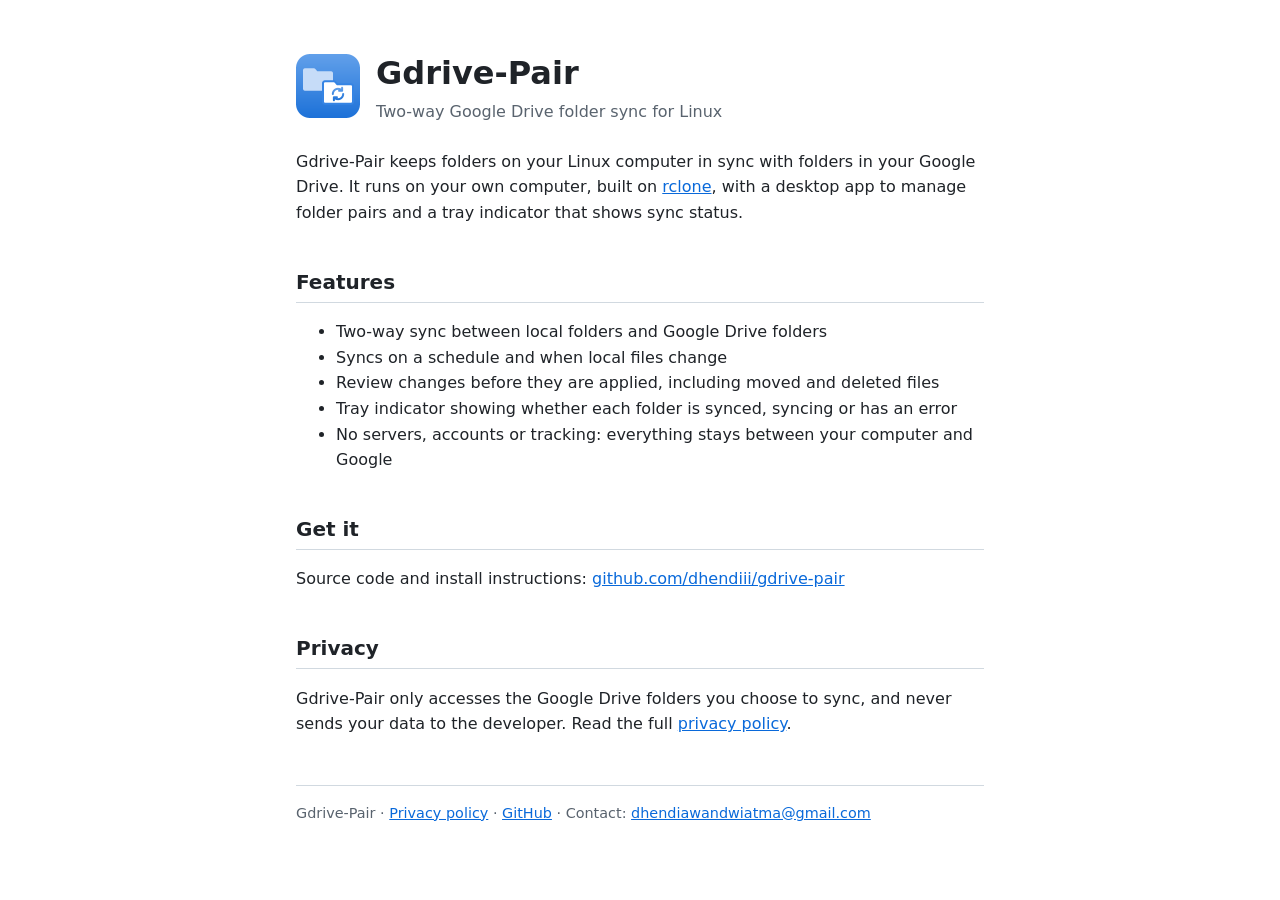
<file: index.html>
<!doctype html>
<html lang="en">
<head>
<meta charset="utf-8">
<meta name="viewport" content="width=device-width, initial-scale=1">
<title>Gdrive-Pair</title>
<meta name="google-site-verification" content="FDgcnGWm4m2pG__k3BwyyPXQf13xALJZnEb222j_eTI">
<meta name="description" content="Gdrive-Pair: two-way Google Drive folder sync for Linux, built on rclone.">
<link rel="icon" href="icon.png">
<link rel="stylesheet" href="style.css">
</head>
<body>
<main>
<header>
  <img src="icon.png" alt="">
  <div>
    <h1>Gdrive-Pair</h1>
    <div class="muted">Two-way Google Drive folder sync for Linux</div>
  </div>
</header>

<p>Gdrive-Pair keeps folders on your Linux computer in sync with folders in your
Google Drive. It runs on your own computer, built on
<a href="https://rclone.org">rclone</a>, with a desktop app to manage folder
pairs and a tray indicator that shows sync status.</p>

<h2>Features</h2>
<ul>
  <li>Two-way sync between local folders and Google Drive folders</li>
  <li>Syncs on a schedule and when local files change</li>
  <li>Review changes before they are applied, including moved and deleted files</li>
  <li>Tray indicator showing whether each folder is synced, syncing or has an error</li>
  <li>No servers, accounts or tracking: everything stays between your computer and Google</li>
</ul>

<h2>Get it</h2>
<p>Source code and install instructions:
<a href="https://github.com/dhendiii/gdrive-pair">github.com/dhendiii/gdrive-pair</a></p>

<h2>Privacy</h2>
<p>Gdrive-Pair only accesses the Google Drive folders you choose to sync, and never
sends your data to the developer. Read the full
<a href="privacy.html">privacy policy</a>.</p>

<footer>
  Gdrive-Pair · <a href="privacy.html">Privacy policy</a> ·
  <a href="https://github.com/dhendiii/gdrive-pair">GitHub</a> ·
  Contact: <a href="mailto:dhendiawandwiatma@gmail.com">dhendiawandwiatma@gmail.com</a>
</footer>
</main>
</body>
</html>
</file>
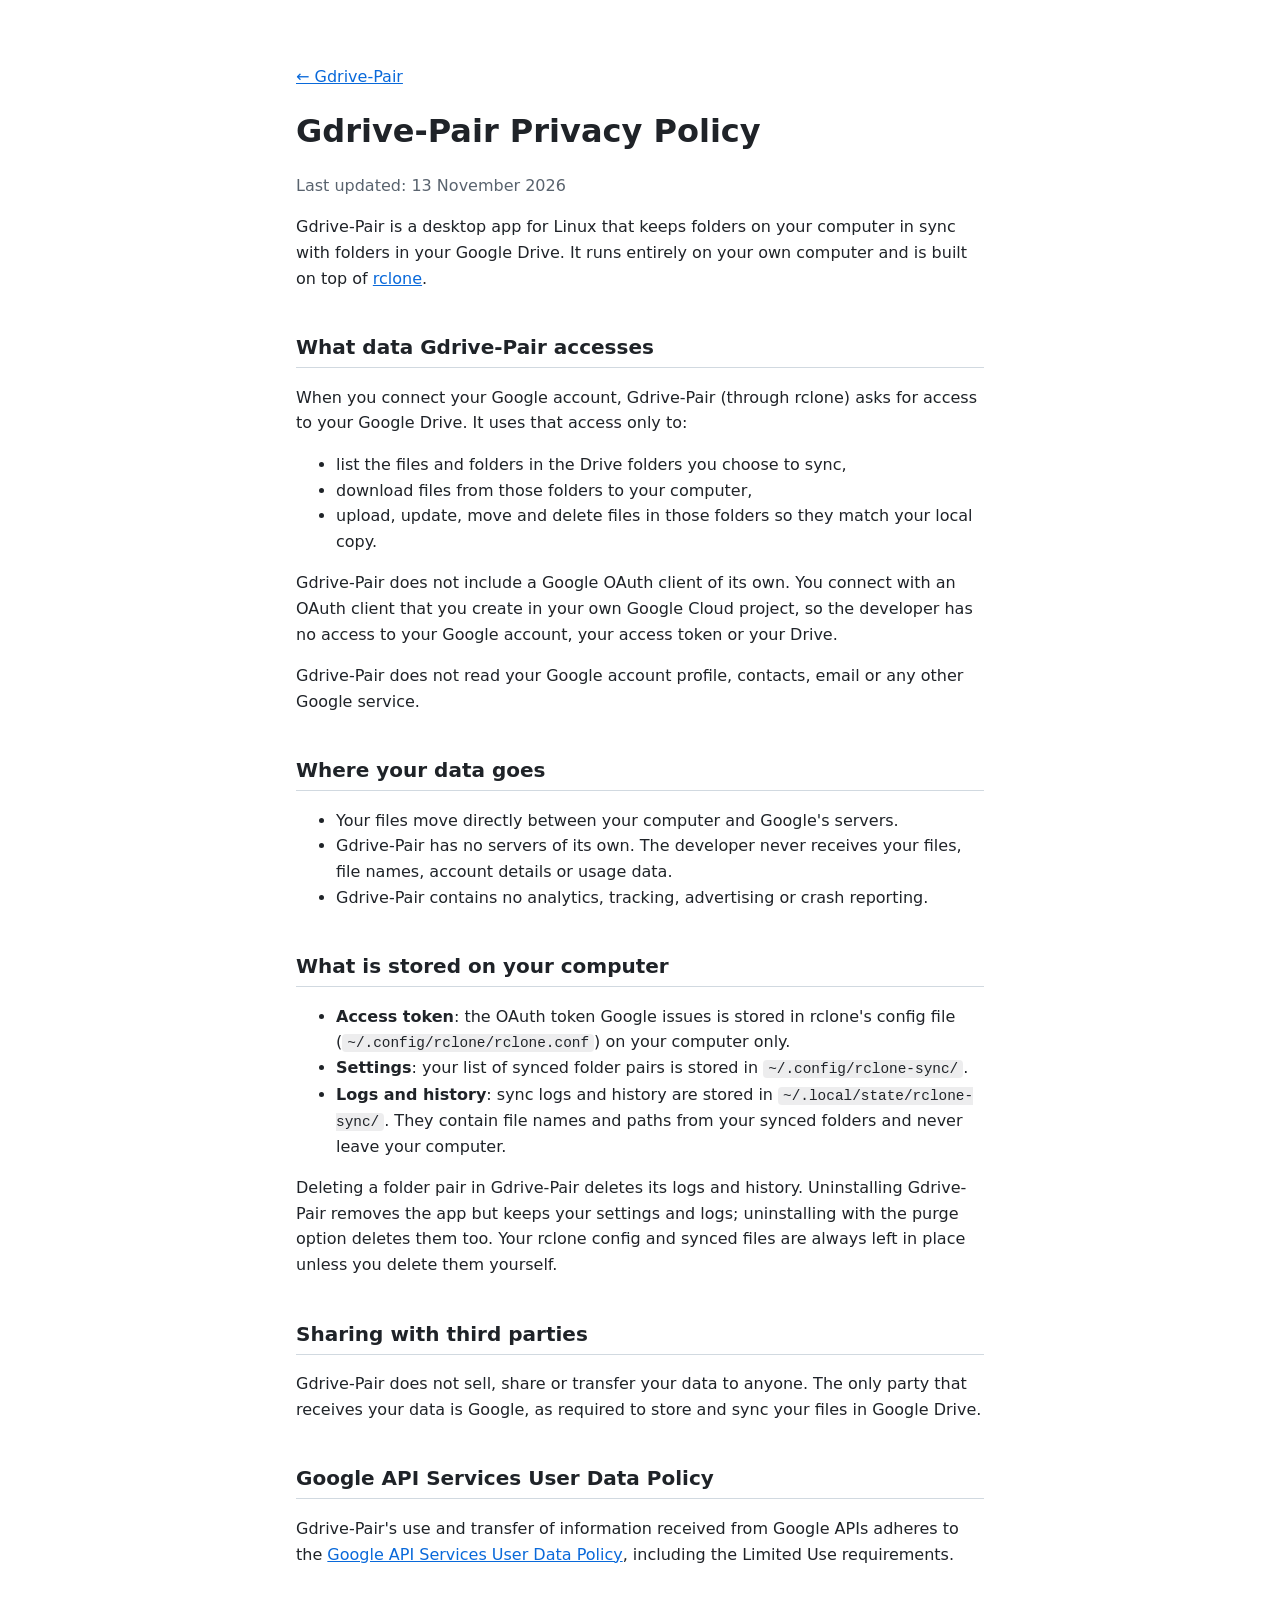
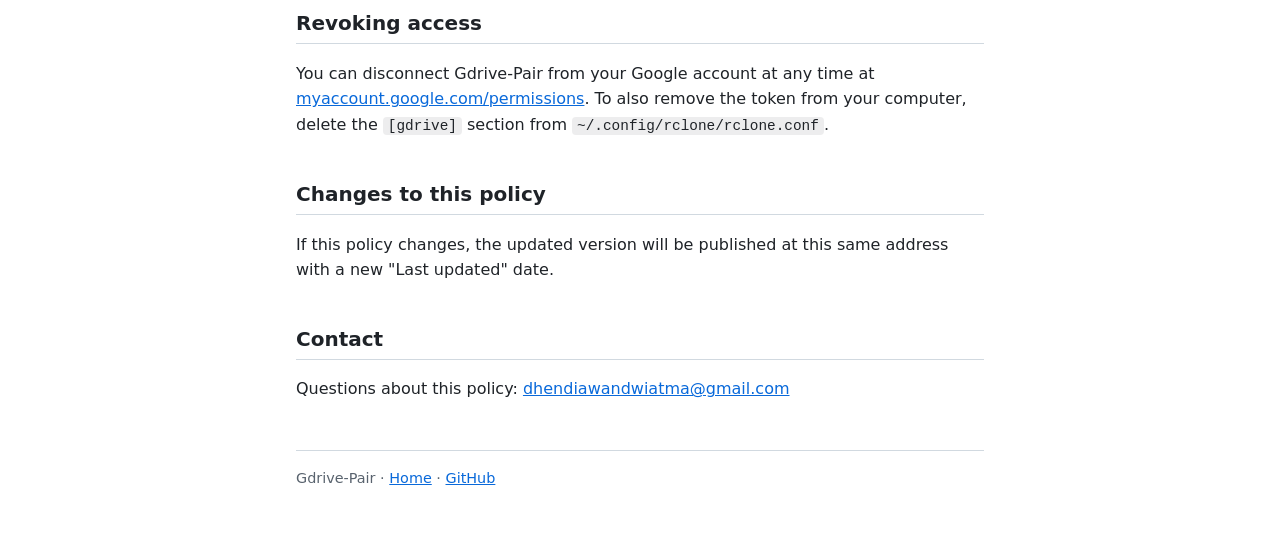
<file: privacy.html>
<!doctype html>
<html lang="en">
<head>
<meta charset="utf-8">
<meta name="viewport" content="width=device-width, initial-scale=1">
<title>Gdrive-Pair Privacy Policy</title>
<link rel="icon" href="icon.png">
<link rel="stylesheet" href="style.css">
</head>
<body>
<main>
<p><a href="./">← Gdrive-Pair</a></p>
<h1>Gdrive-Pair Privacy Policy</h1>
<p class="muted">Last updated: 13 November 2026</p>

<p>Gdrive-Pair is a desktop app for Linux that keeps folders on your computer in
sync with folders in your Google Drive. It runs entirely on your own computer
and is built on top of <a href="https://rclone.org">rclone</a>.</p>

<h2>What data Gdrive-Pair accesses</h2>
<p>When you connect your Google account, Gdrive-Pair (through rclone) asks for
access to your Google Drive. It uses that access only to:</p>
<ul>
  <li>list the files and folders in the Drive folders you choose to sync,</li>
  <li>download files from those folders to your computer,</li>
  <li>upload, update, move and delete files in those folders so they match your local copy.</li>
</ul>
<p>Gdrive-Pair does not include a Google OAuth client of its own. You connect with an
OAuth client that you create in your own Google Cloud project, so the developer has
no access to your Google account, your access token or your Drive.</p>
<p>Gdrive-Pair does not read your Google account profile, contacts, email or any
other Google service.</p>

<h2>Where your data goes</h2>
<ul>
  <li>Your files move directly between your computer and Google's servers.</li>
  <li>Gdrive-Pair has no servers of its own. The developer never receives your
      files, file names, account details or usage data.</li>
  <li>Gdrive-Pair contains no analytics, tracking, advertising or crash reporting.</li>
</ul>

<h2>What is stored on your computer</h2>
<ul>
  <li><strong>Access token</strong>: the OAuth token Google issues is stored in
      rclone's config file (<code>~/.config/rclone/rclone.conf</code>) on your
      computer only.</li>
  <li><strong>Settings</strong>: your list of synced folder pairs is stored in
      <code>~/.config/rclone-sync/</code>.</li>
  <li><strong>Logs and history</strong>: sync logs and history are stored in
      <code>~/.local/state/rclone-sync/</code>. They contain file names and
      paths from your synced folders and never leave your computer.</li>
</ul>
<p>Deleting a folder pair in Gdrive-Pair deletes its logs and history.
Uninstalling Gdrive-Pair removes the app but keeps your settings and logs;
uninstalling with the purge option deletes them too. Your rclone config and
synced files are always left in place unless you delete them yourself.</p>

<h2>Sharing with third parties</h2>
<p>Gdrive-Pair does not sell, share or transfer your data to anyone. The only
party that receives your data is Google, as required to store and sync your
files in Google Drive.</p>

<h2>Google API Services User Data Policy</h2>
<p>Gdrive-Pair's use and transfer of information received from Google APIs
adheres to the
<a href="https://developers.google.com/terms/api-services-user-data-policy">Google API Services User Data Policy</a>,
including the Limited Use requirements.</p>

<h2>Revoking access</h2>
<p>You can disconnect Gdrive-Pair from your Google account at any time at
<a href="https://myaccount.google.com/permissions">myaccount.google.com/permissions</a>.
To also remove the token from your computer, delete the <code>[gdrive]</code>
section from <code>~/.config/rclone/rclone.conf</code>.</p>

<h2>Changes to this policy</h2>
<p>If this policy changes, the updated version will be published at this same
address with a new "Last updated" date.</p>

<h2>Contact</h2>
<p>Questions about this policy:
<a href="mailto:dhendiawandwiatma@gmail.com">dhendiawandwiatma@gmail.com</a></p>

<footer>
  Gdrive-Pair · <a href="./">Home</a> ·
  <a href="https://github.com/dhendiii/gdrive-pair">GitHub</a>
</footer>
</main>
</body>
</html>
</file>
<file: style.css>
:root { --bg:#ffffff; --fg:#1f2328; --muted:#59636e; --link:#0969da; --line:#d1d9e0; }
@media (prefers-color-scheme: dark) { :root { --bg:#0d1117; --fg:#e6edf3; --muted:#9198a1; --link:#4493f8; --line:#3d444d; } }
* { box-sizing: border-box; }
body { margin:0; background:var(--bg); color:var(--fg); font:16px/1.6 system-ui, sans-serif; }
main { max-width:720px; margin:0 auto; padding:48px 16px; }
header { display:flex; align-items:center; gap:16px; margin-bottom:24px; }
header img { width:64px; height:64px; }
h1 { margin:0; font-size:2rem; }
h2 { margin-top:2em; font-size:1.25rem; border-bottom:1px solid var(--line); padding-bottom:4px; }
a { color:var(--link); }
code { font-size:.9em; background:color-mix(in srgb, var(--fg) 8%, transparent); padding:1px 5px; border-radius:4px; overflow-wrap:anywhere; }
.muted { color:var(--muted); }
footer { margin-top:48px; padding-top:16px; border-top:1px solid var(--line); color:var(--muted); font-size:.9rem; }
</file>
